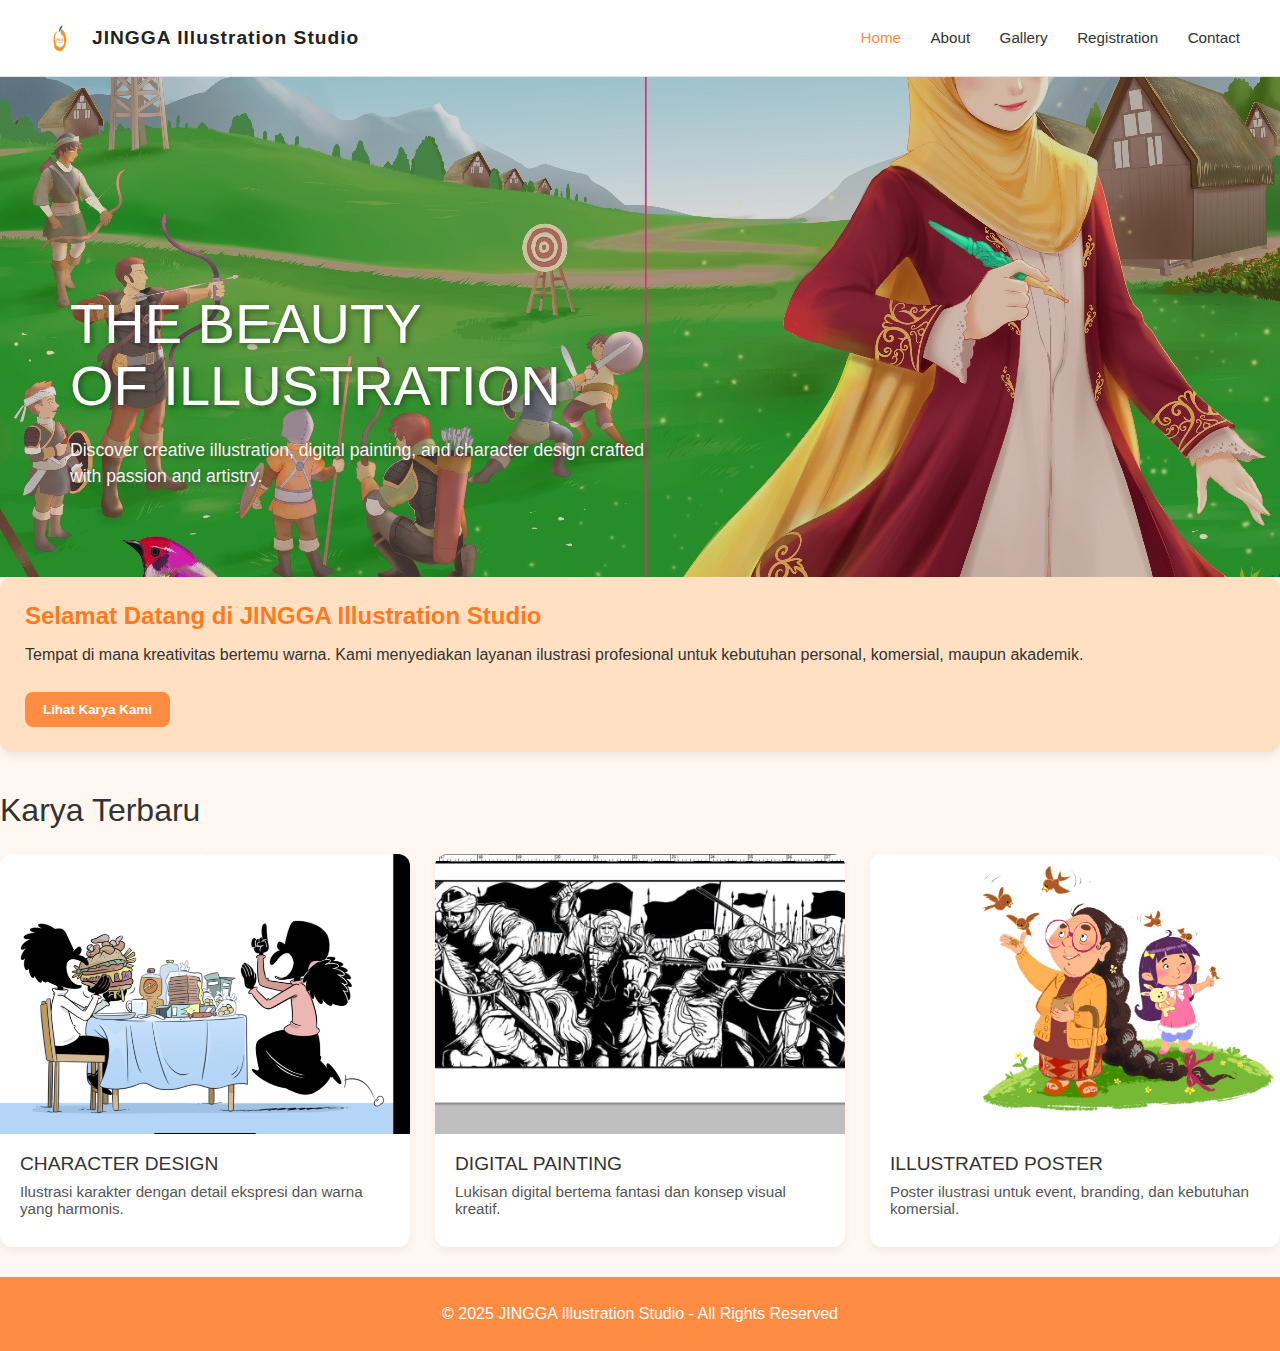
<file: uts_nahla/index.html>
<!DOCTYPE html>
<html lang="en">
<head>
    <meta charset="UTF-8">
    <meta name="viewport" content="width=device-width, initial-scale=1.0">
    <title>JINGGA Illustration Studio</title>
    <link rel="icon" href="images/jeruk.png">
    <link rel="stylesheet" href="style_utsnahla.css">
</head>
<body>

    <nav class="top-nav">
        <div class="nav-left">
            <img src="images/jeruk.png" class="nav-logo" alt="Logo Jingga">
            <span class="brand-name">JINGGA Illustration Studio</span>
        </div>

    <div class="nav-menu">
            <a href="berandauts.html" class="active">Home</a>
            <a href="aboututs.html">About</a>
            <a href="galleryuts.html">Gallery</a>
            <a href="registrationuts.html">Registration</a>
            <a href="contactuts.html">Contact</a>
        </div>
    </nav>

    <header class="hero-header">
        <div class="hero-overlay"></div>

        <div class="hero-text">
            <h1 class="hero-title">THE BEAUTY<br>OF ILLUSTRATION</h1>
            <p class="hero-subtitle">
                Discover creative illustration, digital painting, and character design
                crafted with passion and artistry.
            </p>
        </div>
    </header>

        <main class="content">

            <section class="hero-content">
                <h2>Selamat Datang di JINGGA Illustration Studio</h2>
                <p>
                    Tempat di mana kreativitas bertemu warna. Kami menyediakan layanan ilustrasi profesional untuk kebutuhan personal, komersial, maupun akademik.
                </p>
                <button class="cta-btn" onclick="location.href='galleryuts.html'">Lihat Karya Kami</button>
            </section>


            <!-- ARTWORK PREVIEW SECTION -->
<section class="art-preview">
    <h2 class="section-title">Karya Terbaru</h2>

    <div class="art-grid">

        <!-- ITEM 1 -->
        <div class="art-card">
            <img src="images/makan.jpg" alt="Artwork 1" class="art-image">
            <h3 class="art-title">CHARACTER DESIGN</h3>
            <p class="art-desc">
                Ilustrasi karakter dengan detail ekspresi dan warna yang harmonis.
            </p>
        </div>

        <!-- ITEM 2 -->
        <div class="art-card">
            <img src="images/prajurit.jpg" alt="Artwork 2" class="art-image">
            <h3 class="art-title">DIGITAL PAINTING</h3>
            <p class="art-desc">
                Lukisan digital bertema fantasi dan konsep visual kreatif.
            </p>
        </div>

        <!-- ITEM 3 -->
        <div class="art-card">
            <img src="images/birds.jpg" alt="Artwork 3" class="art-image">
            <h3 class="art-title">ILLUSTRATED POSTER</h3>
            <p class="art-desc">
                Poster ilustrasi untuk event, branding, dan kebutuhan komersial.
            </p>
        </div>

    </div>
</section>


        </main>

    <!-- FOOTER -->
    <footer class="footer">
        <p>&copy; 2025 JINGGA Illustration Studio - All Rights Reserved</p>
    </footer>

</body>
</html>
</file>
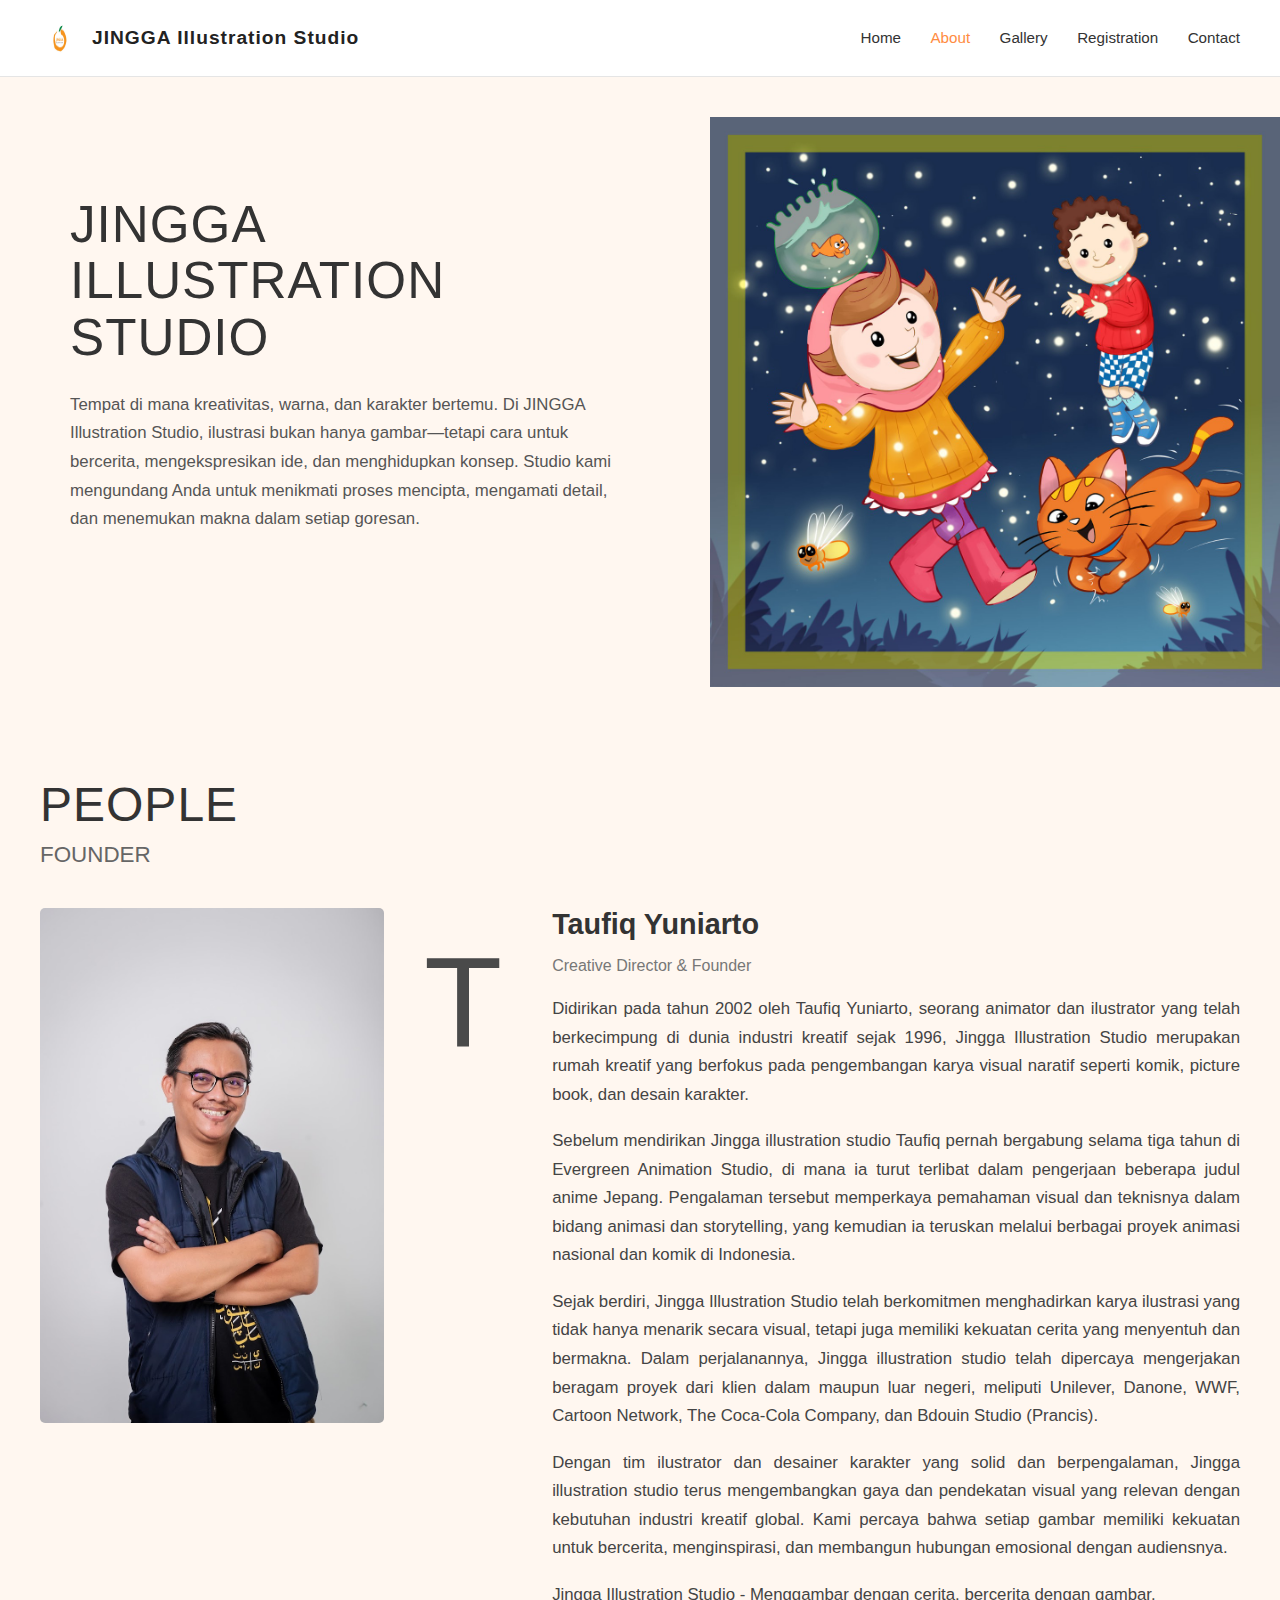
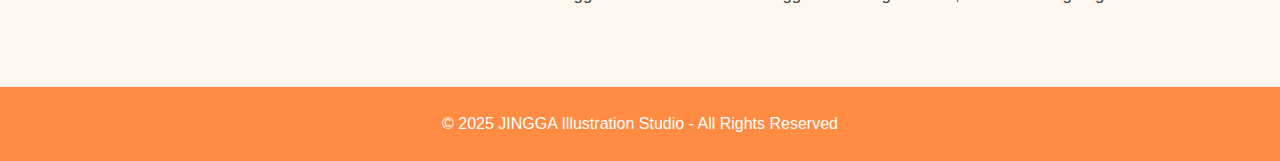
<file: uts_nahla/aboututs.html>
<!DOCTYPE html>
<html lang="en">
<head>
    <meta charset="UTF-8">
    <meta name="viewport" content="width=device-width, initial-scale=1.0">
    <title>About Us - JINGGA Illustration Studio</title>
    <link rel="icon" href="images/jeruk.png">
    <link rel="stylesheet" href="style_utsnahla.css">
</head>
<body>

    <!-- NAVBAR -->
    <nav class="top-nav">
        <div class="nav-left">
            <img src="images/jeruk.png" class="nav-logo" alt="Logo Jingga">
            <span class="brand-name">JINGGA Illustration Studio</span>
        </div>

        <div class="nav-menu">
            <a href="berandauts.html">Home</a>
            <a href="#" class="active">About</a>
            <a href="galleryuts.html">Gallery</a>
            <a href="registrationuts.html">Registration</a>
            <a href="contactuts.html">Contact</a>
        </div>
    </nav>

    <!-- HERO HEADER -->
   <!-- ABOUT SPLIT HEADER -->
<section class="about-split">

    <!-- Left text -->
    <div class="about-split-text">
        <h1 class="about-split-title">JINGGA<br>ILLUSTRATION<br>STUDIO</h1>

        <p class="about-split-desc">
            Tempat di mana kreativitas, warna, dan karakter bertemu. 
            Di JINGGA Illustration Studio, ilustrasi bukan hanya gambar—tetapi 
            cara untuk bercerita, mengekspresikan ide, dan menghidupkan konsep.
            Studio kami mengundang Anda untuk menikmati proses mencipta, 
            mengamati detail, dan menemukan makna dalam setiap goresan.
        </p>
    </div>

    <!-- Right image -->
    <div class="about-split-image">
        <img src="images/kunang-kunang.jpg" alt="Kunang-Kunang">
    </div>

</section>

        <!-- SECTION 2 — OWNER -->
        <!-- FOUNDER PROFILE -->
<section class="founder-section">

    <h1 class="founder-heading">PEOPLE</h1>
    <h2 class="founder-subheading">FOUNDER</h2>

    <div class="founder-wrapper">

        <!-- FOTO KIRI -->
        <div class="founder-photo-container">
            <img src="images/abi.jpg" alt="Founder Photo" class="founder-photo">
        </div>

        <!-- INISIAL BESAR -->
        <div class="founder-initial">T</div>

        <!-- BIOGRAFI KANAN -->
        <div class="founder-bio">
            <h3 class="founder-name">Taufiq Yuniarto</h3>
            <p class="founder-role">Creative Director & Founder</p>

            <p class="founder-text">
                Didirikan pada tahun 2002 oleh Taufiq Yuniarto, seorang animator dan ilustrator
                yang telah berkecimpung di dunia industri kreatif sejak 1996, Jingga Illustration
                Studio merupakan rumah kreatif yang berfokus pada pengembangan karya visual
                naratif seperti komik, picture book, dan desain karakter.
            </p>

            <p class="founder-text">
                Sebelum mendirikan Jingga illustration studio Taufiq pernah bergabung selama
                tiga tahun di Evergreen Animation Studio, di mana ia turut terlibat dalam
                pengerjaan beberapa judul anime Jepang. Pengalaman tersebut memperkaya
                pemahaman visual dan teknisnya dalam bidang animasi dan storytelling,
                yang kemudian ia teruskan melalui berbagai proyek animasi nasional dan 
                komik di Indonesia.
            </p>

            <p class="founder-text">
                Sejak berdiri, Jingga Illustration Studio telah berkomitmen menghadirkan
                karya ilustrasi yang tidak hanya menarik secara visual, tetapi juga memiliki
                kekuatan cerita yang menyentuh dan bermakna. Dalam perjalanannya, Jingga
                illustration studio telah dipercaya mengerjakan beragam proyek dari klien
                dalam maupun luar negeri, meliputi Unilever, Danone, WWF, Cartoon Network,
                The Coca-Cola Company, dan Bdouin Studio (Prancis).
            </p>

            <p class="founder-text">
                Dengan tim ilustrator dan desainer karakter yang solid dan berpengalaman,
                Jingga illustration studio terus mengembangkan gaya dan pendekatan visual yang
                relevan dengan kebutuhan industri kreatif global. Kami percaya bahwa setiap
                gambar memiliki kekuatan untuk bercerita, menginspirasi, dan membangun hubungan
                emosional dengan audiensnya.
            </p>

            <p class="founder-text">
                Jingga Illustration Studio - Menggambar dengan cerita, bercerita dengan gambar.
            </p>
        </div>

    </div>

</section>

    </main>

    <!-- FOOTER -->
    <footer class="footer">
        <p>&copy; 2025 JINGGA Illustration Studio - All Rights Reserved</p>
    </footer>

</body>
</html>
</file>
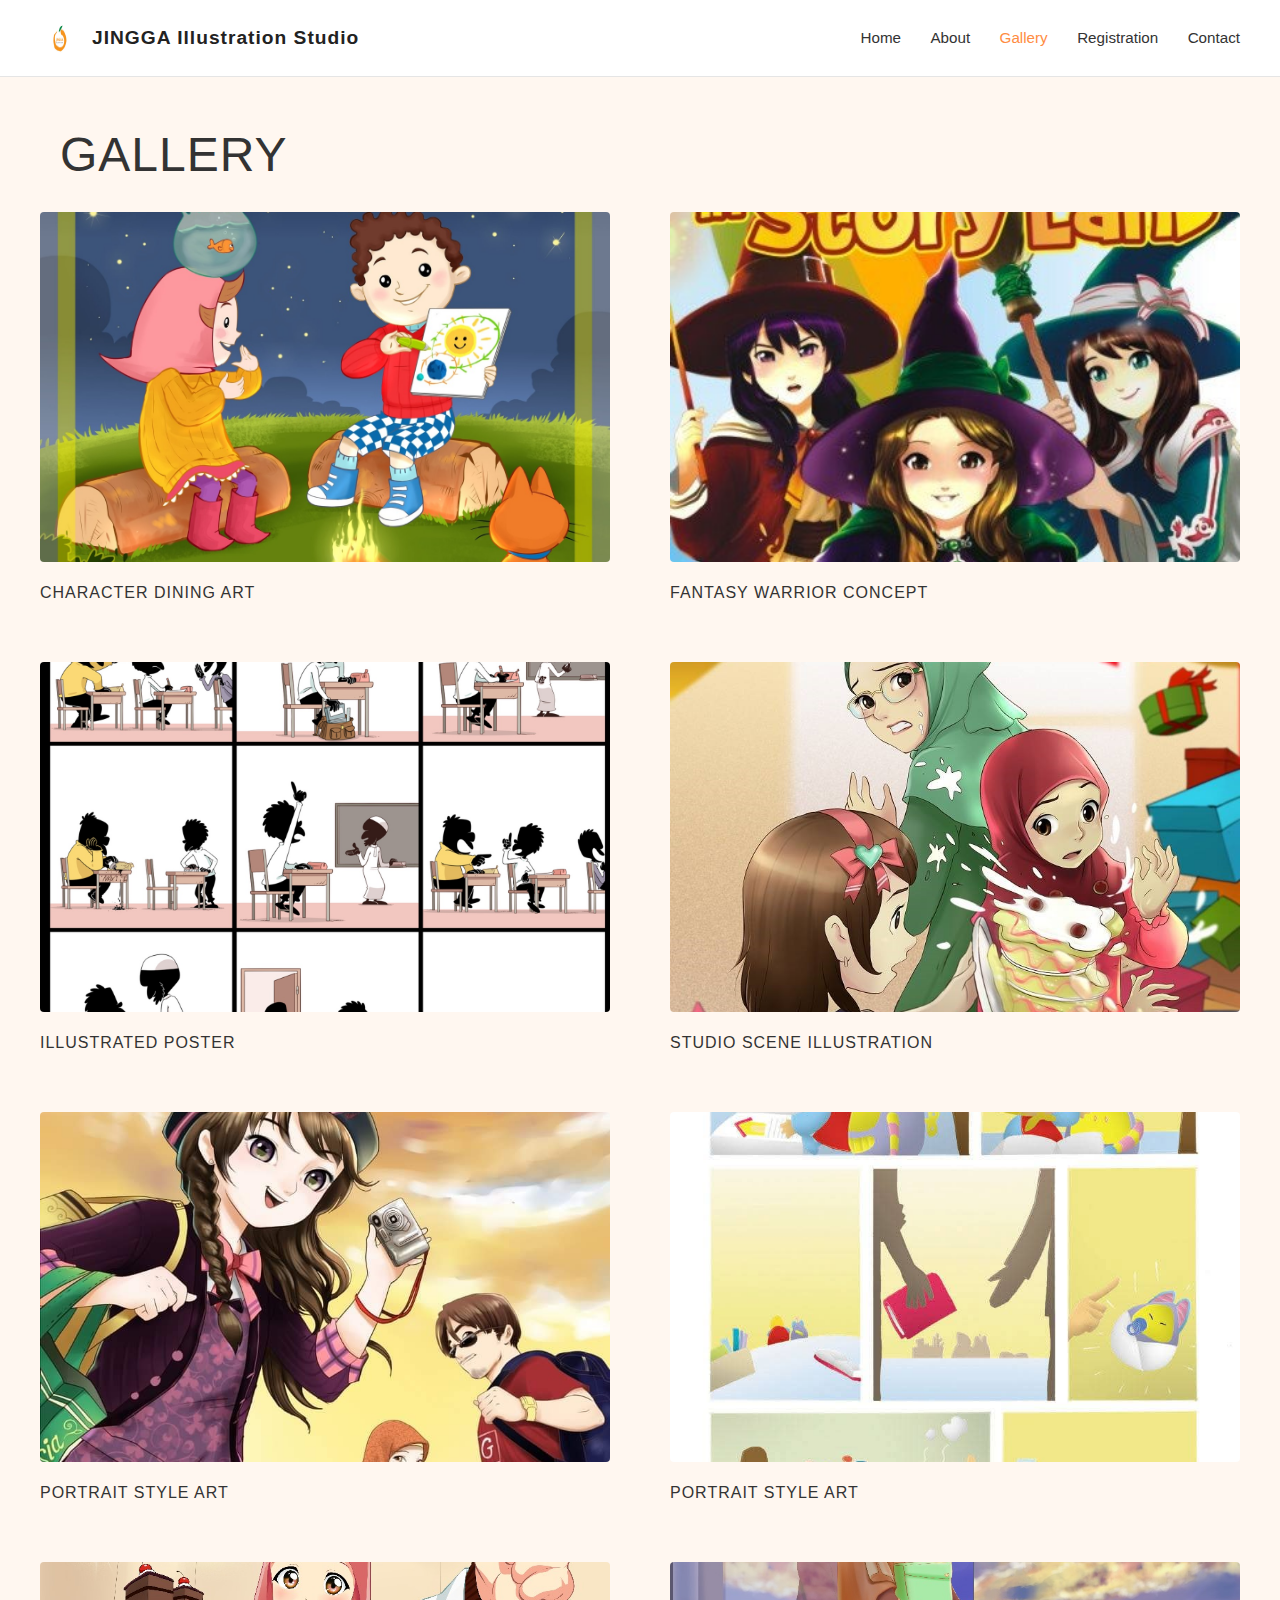
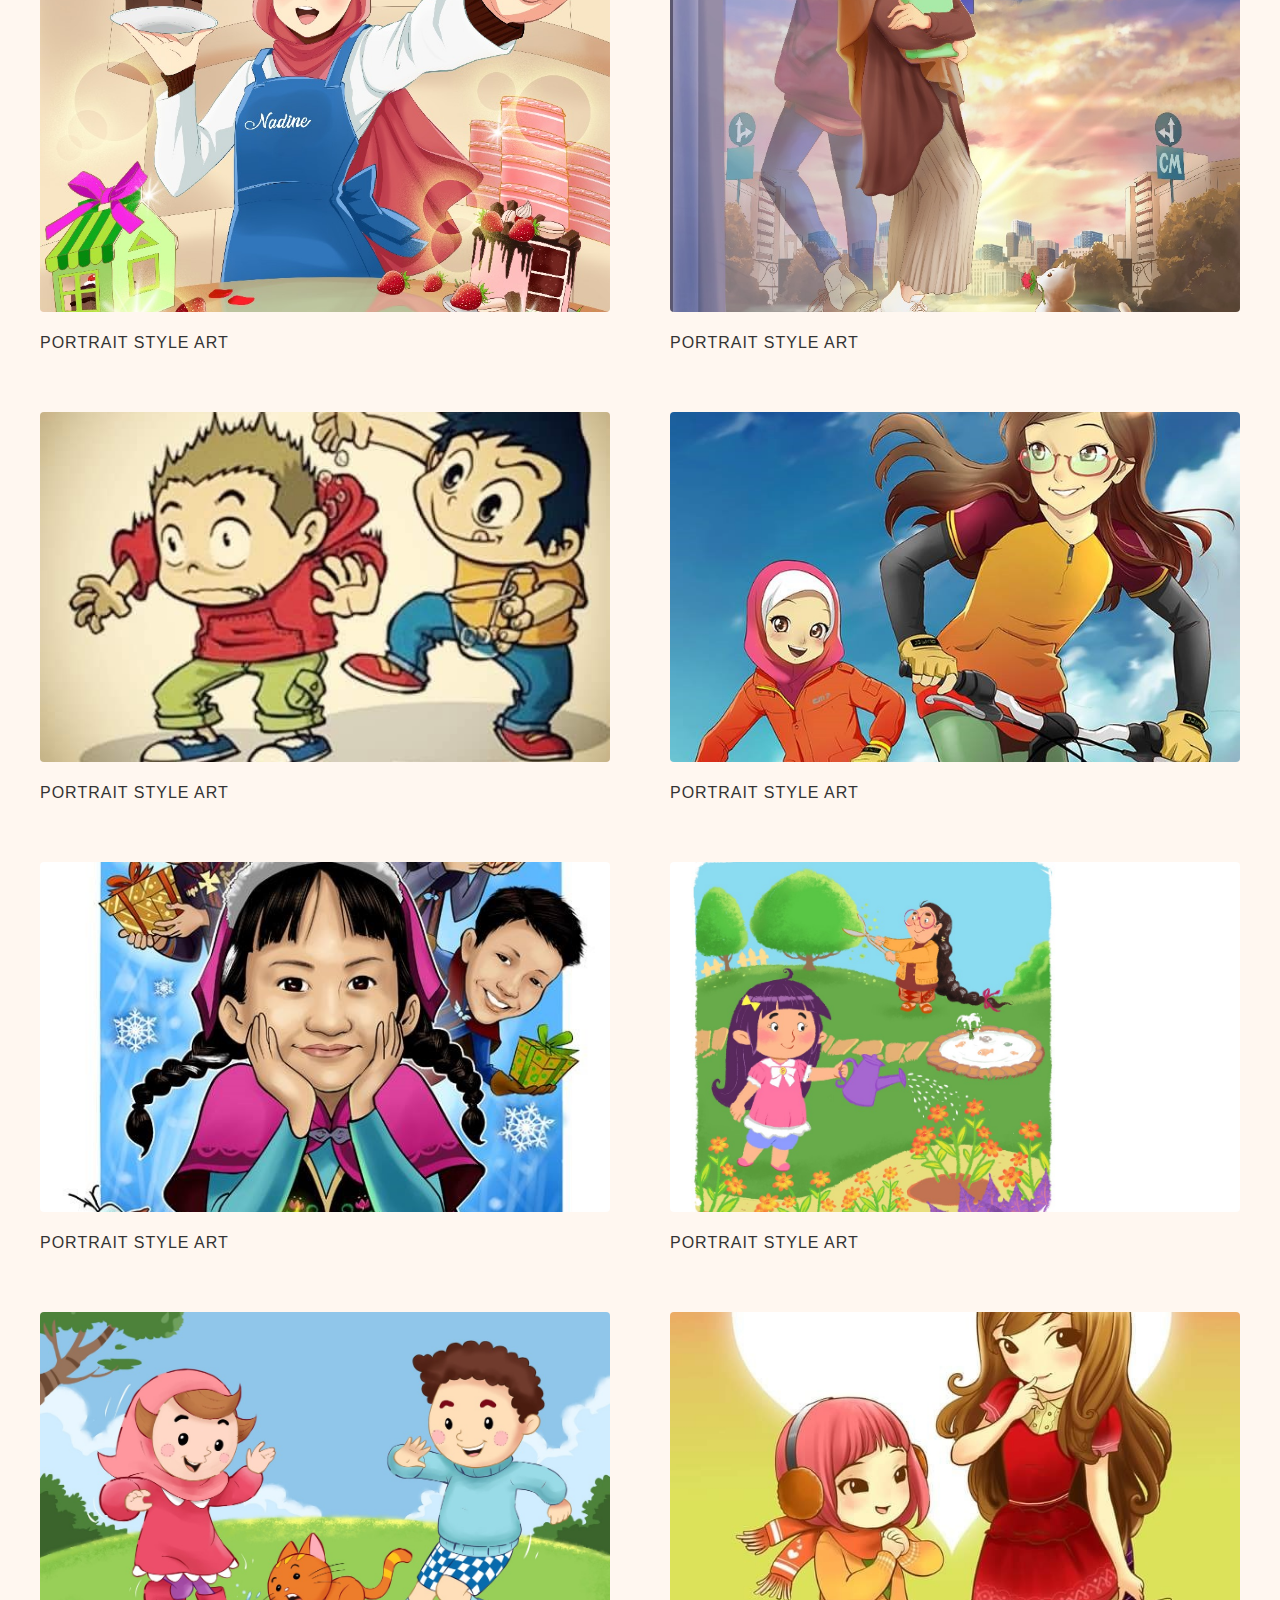
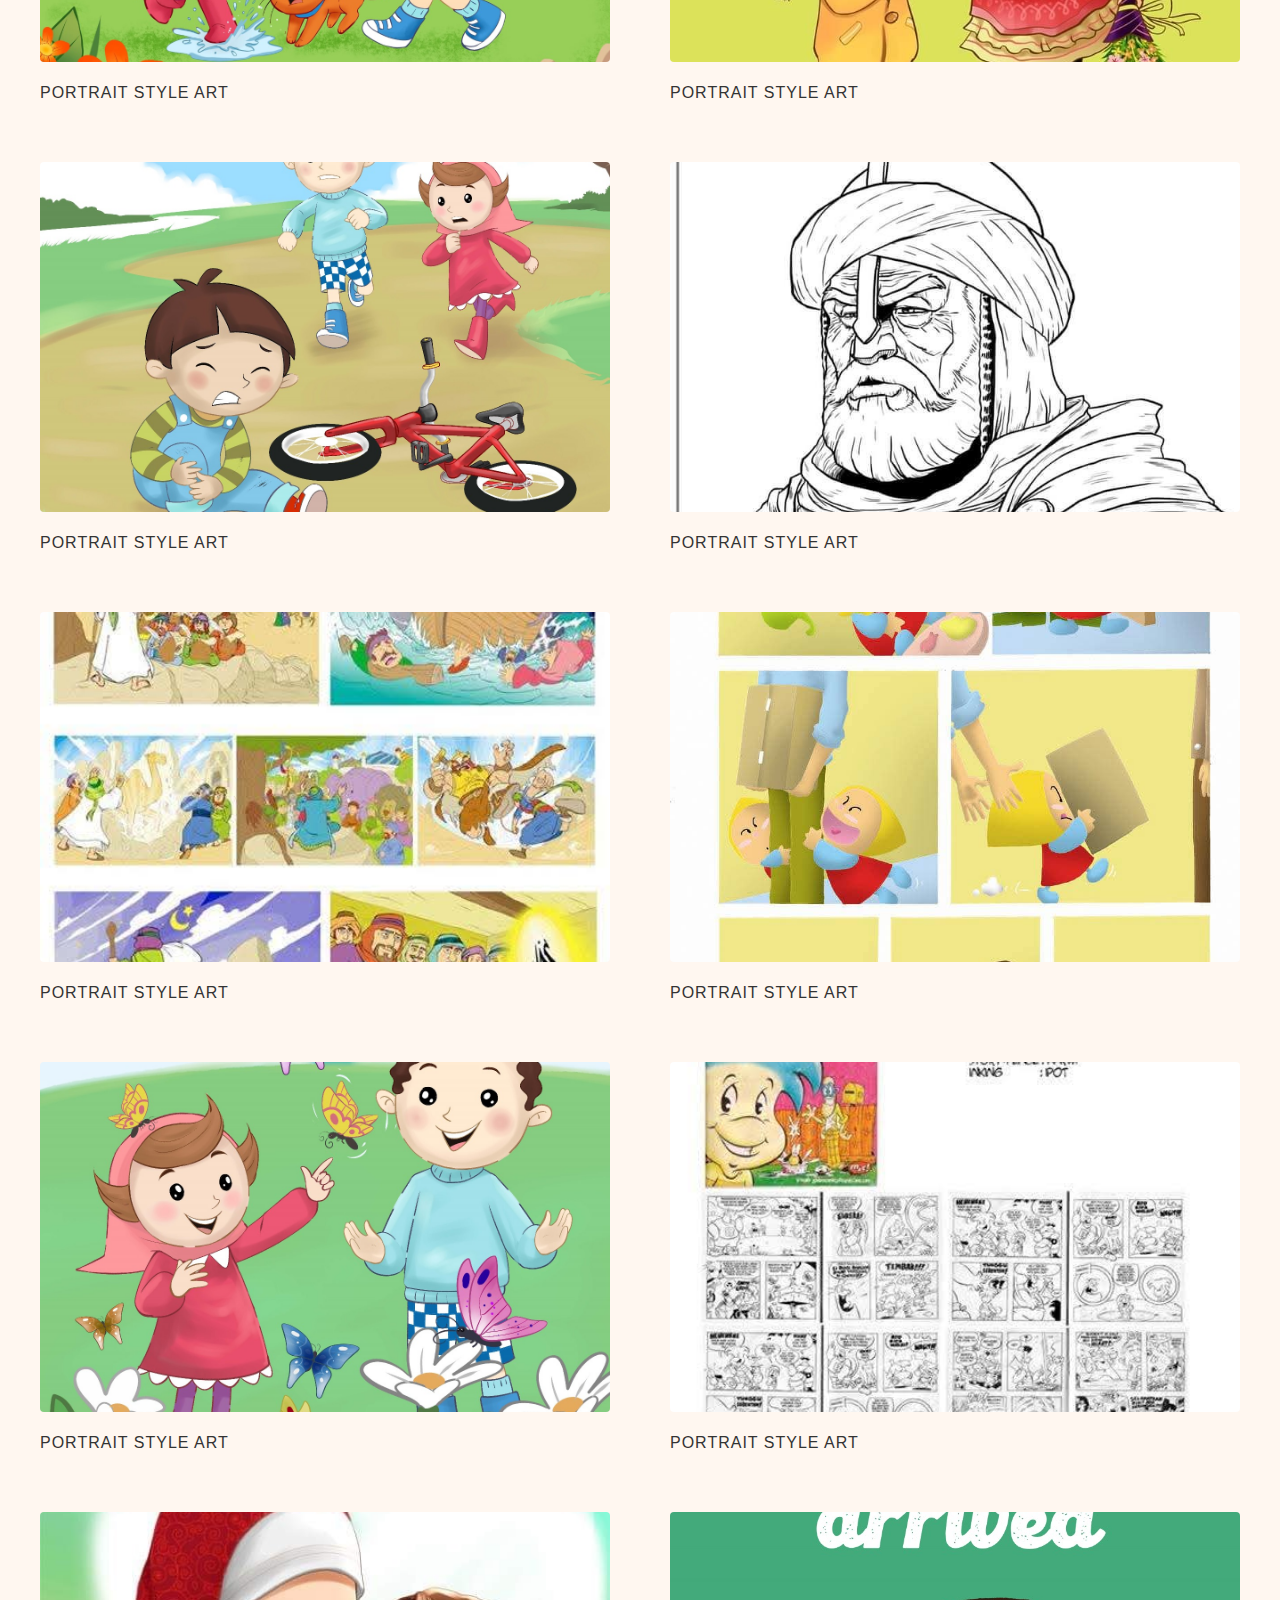
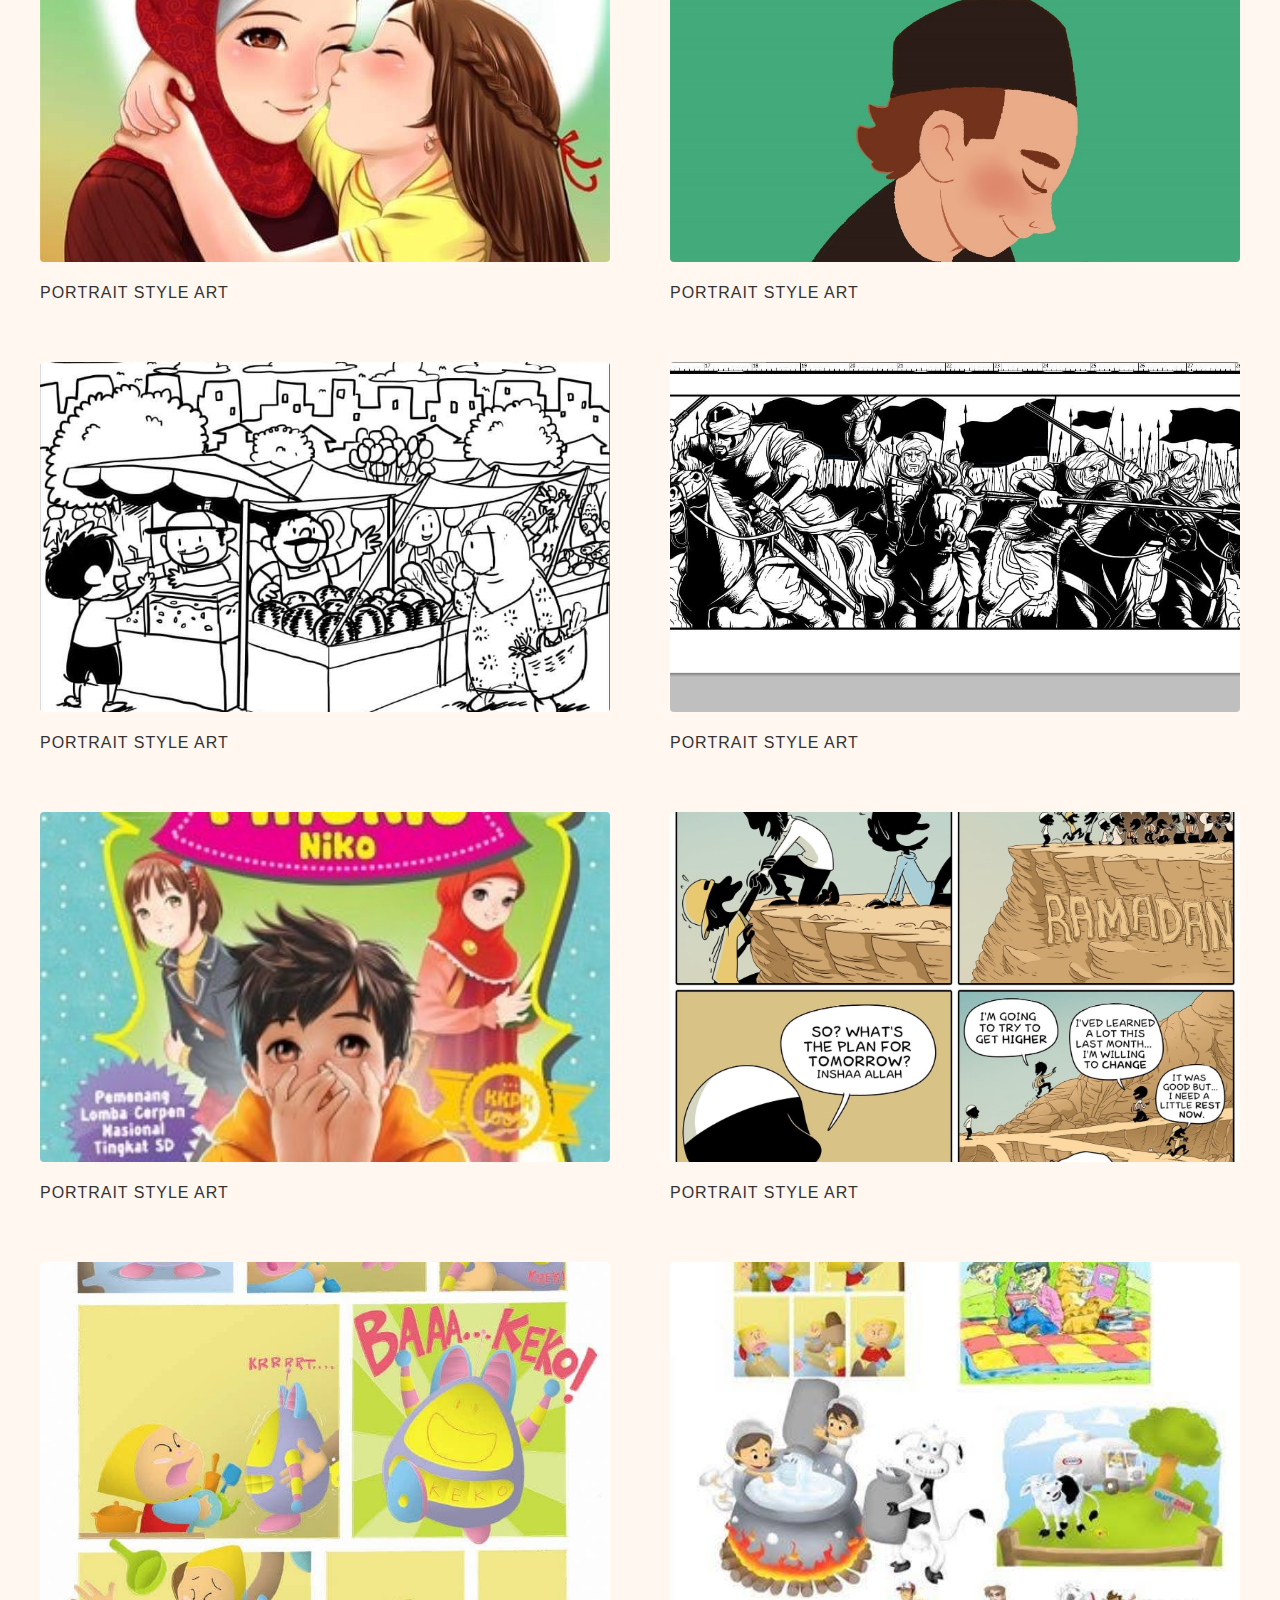
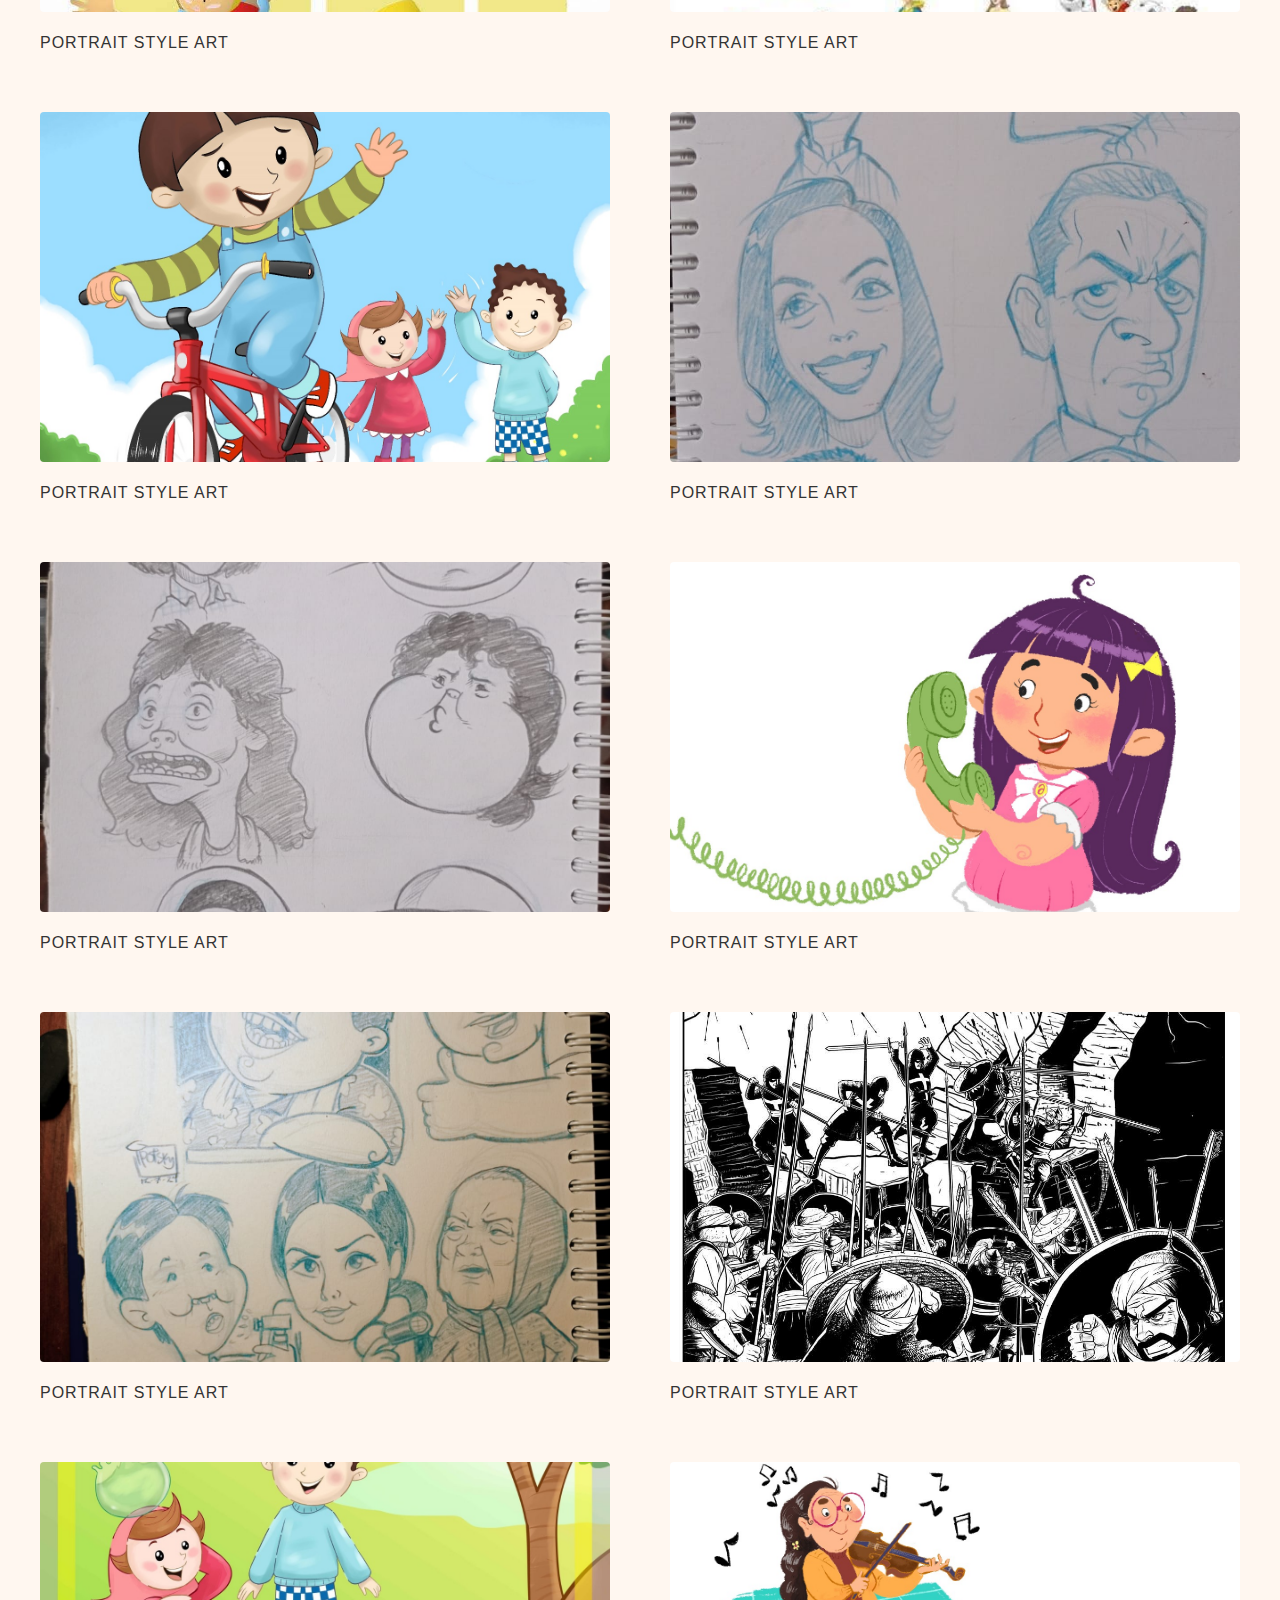
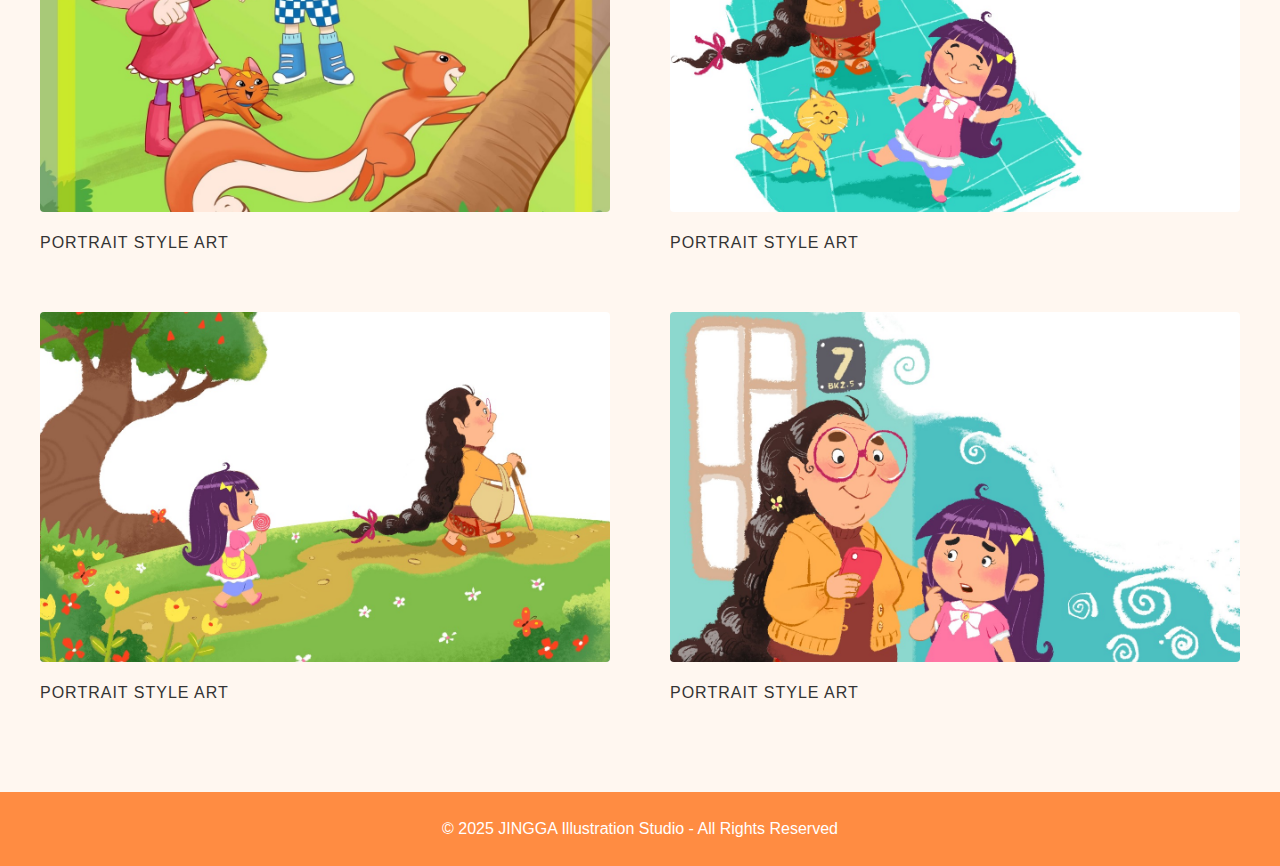
<file: uts_nahla/galleryuts.html>
<!DOCTYPE html>
<html lang="en">
<head>
    <meta charset="UTF-8">
    <meta name="viewport" content="width=device-width, initial-scale=1.0">
    <title>Gallery - JINGGA Illustration Studio</title>
    <link rel="icon" href="images/jeruk.png">
    <link rel="stylesheet" href="style_utsnahla.css">
</head>
<body>

    <!-- NAVBAR -->
    <nav class="top-nav">
        <div class="nav-left">
            <img src="images/jeruk.png" class="nav-logo" alt="Logo Jingga">
            <span class="brand-name">JINGGA Illustration Studio</span>
        </div>

        <div class="nav-menu">
            <a href="berandauts.html">Home</a>
            <a href="aboututs.html">About</a>
            <a href="#" class="active">Gallery</a>
            <a href="registrationuts.html">Registration</a>
            <a href="contactuts.html">Contact</a>
        </div>
    </nav>

    <!-- TITLE -->
    <h1 class="gallery-title">GALLERY</h1>

    <!-- GALLERY GRID -->
    <section class="gallery-grid">

        <!-- ITEM 1 -->
        <div class="gallery-item">
            <img src="images/api unggun.jpg" class="gallery-photo" alt="Artwork 1">
            <h3 class="gallery-caption">CHARACTER DINING ART</h3>
        </div>

        <!-- ITEM 2 -->
        <div class="gallery-item">
            <img src="images/ASL.jpg" class="gallery-photo" alt="Artwork 2">
            <h3 class="gallery-caption">FANTASY WARRIOR CONCEPT</h3>
        </div>

        <!-- ITEM 3 -->
        <div class="gallery-item">
            <img src="images/belajar.jpg" class="gallery-photo" alt="Artwork 3">
            <h3 class="gallery-caption">ILLUSTRATED POSTER</h3>
        </div>

        <!-- ITEM 5 -->
        <div class="gallery-item">
            <img src="images/birthday.jpg" class="gallery-photo" alt="Artwork 5">
            <h3 class="gallery-caption">STUDIO SCENE ILLUSTRATION</h3>
        </div>

        <!-- ITEM 6 -->
        <div class="gallery-item">
            <img src="images/braid.jpg" class="gallery-photo" alt="Artwork 6">
            <h3 class="gallery-caption">PORTRAIT STYLE ART</h3>
        </div>

        <div class="gallery-item">
            <img src="images/buku.jpg" class="gallery-photo" alt="Artwork 6">
            <h3 class="gallery-caption">PORTRAIT STYLE ART</h3>
        </div>

        <div class="gallery-item">
            <img src="images/cake.jpg" class="gallery-photo" alt="Artwork 6">
            <h3 class="gallery-caption">PORTRAIT STYLE ART</h3>
        </div>

        <div class="gallery-item">
            <img src="images/cat.jpg" class="gallery-photo" alt="Artwork 6">
            <h3 class="gallery-caption">PORTRAIT STYLE ART</h3>
        </div>

        <div class="gallery-item">
            <img src="images/es.jpg" class="gallery-photo" alt="Artwork 6">
            <h3 class="gallery-caption">PORTRAIT STYLE ART</h3>
        </div>

        <div class="gallery-item">
            <img src="images/friends.jpg" class="gallery-photo" alt="Artwork 6">
            <h3 class="gallery-caption">PORTRAIT STYLE ART</h3>
        </div>

        <div class="gallery-item">
            <img src="images/frozen.jpg" class="gallery-photo" alt="Artwork 6">
            <h3 class="gallery-caption">PORTRAIT STYLE ART</h3>
        </div>

        <div class="gallery-item">
            <img src="images/garden.jpg" class="gallery-photo" alt="Artwork 6">
            <h3 class="gallery-caption">PORTRAIT STYLE ART</h3>
        </div>

        <div class="gallery-item">
            <img src="images/genangan.jpg" class="gallery-photo" alt="Artwork 6">
            <h3 class="gallery-caption">PORTRAIT STYLE ART</h3>
        </div>

        <div class="gallery-item">
            <img src="images/girls.jpg" class="gallery-photo" alt="Artwork 6">
            <h3 class="gallery-caption">PORTRAIT STYLE ART</h3>
        </div>

        <div class="gallery-item">
            <img src="images/jatuh.jpg" class="gallery-photo" alt="Artwork 6">
            <h3 class="gallery-caption">PORTRAIT STYLE ART</h3>
        </div>

        <div class="gallery-item">
            <img src="images/kakek.jpg" class="gallery-photo" alt="Artwork 6">
            <h3 class="gallery-caption">PORTRAIT STYLE ART</h3>
        </div>

        <div class="gallery-item">
            <img src="images/kapal.jpg" class="gallery-photo" alt="Artwork 6">
            <h3 class="gallery-caption">PORTRAIT STYLE ART</h3>
        </div>

        <div class="gallery-item">
            <img src="images/kardus.jpg" class="gallery-photo" alt="Artwork 6">
            <h3 class="gallery-caption">PORTRAIT STYLE ART</h3>
        </div>

        <div class="gallery-item">
            <img src="images/kupu-kupu.jpg" class="gallery-photo" alt="Artwork 6">
            <h3 class="gallery-caption">PORTRAIT STYLE ART</h3>
        </div>

        <div class="gallery-item">
            <img src="images/lemot.jpg" class="gallery-photo" alt="Artwork 6">
            <h3 class="gallery-caption">PORTRAIT STYLE ART</h3>
        </div>

        <div class="gallery-item">
            <img src="images/love.jpg" class="gallery-photo" alt="Artwork 6">
            <h3 class="gallery-caption">PORTRAIT STYLE ART</h3>
        </div>

        <div class="gallery-item">
            <img src="images/miracle.jpg" class="gallery-photo" alt="Artwork 6">
            <h3 class="gallery-caption">PORTRAIT STYLE ART</h3>
        </div>

        <div class="gallery-item">
            <img src="images/pasar.jpg" class="gallery-photo" alt="Artwork 6">
            <h3 class="gallery-caption">PORTRAIT STYLE ART</h3>
        </div>

        <div class="gallery-item">
            <img src="images/prajurit.jpg" class="gallery-photo" alt="Artwork 6">
            <h3 class="gallery-caption">PORTRAIT STYLE ART</h3>
        </div>

        <div class="gallery-item">
            <img src="images/pinokio.jpg" class="gallery-photo" alt="Artwork 6">
            <h3 class="gallery-caption">PORTRAIT STYLE ART</h3>
        </div>

        <div class="gallery-item">
            <img src="images/ramadan.jpg" class="gallery-photo" alt="Artwork 6">
            <h3 class="gallery-caption">PORTRAIT STYLE ART</h3>
        </div>

        <div class="gallery-item">
            <img src="images/robot.jpg" class="gallery-photo" alt="Artwork 6">
            <h3 class="gallery-caption">PORTRAIT STYLE ART</h3>
        </div>

        <div class="gallery-item">
            <img src="images/sapi.jpg" class="gallery-photo" alt="Artwork 6">
            <h3 class="gallery-caption">PORTRAIT STYLE ART</h3>
        </div>

        <div class="gallery-item">
            <img src="images/sepeda.jpg" class="gallery-photo" alt="Artwork 6">
            <h3 class="gallery-caption">PORTRAIT STYLE ART</h3>
        </div>

        <div class="gallery-item">
            <img src="images/sketch.jpg" class="gallery-photo" alt="Artwork 6">
            <h3 class="gallery-caption">PORTRAIT STYLE ART</h3>
        </div>

        <div class="gallery-item">
            <img src="images/sketsa.jpg" class="gallery-photo" alt="Artwork 6">
            <h3 class="gallery-caption">PORTRAIT STYLE ART</h3>
        </div>

        <div class="gallery-item">
            <img src="images/telepon.jpg" class="gallery-photo" alt="Artwork 6">
            <h3 class="gallery-caption">PORTRAIT STYLE ART</h3>
        </div>

        <div class="gallery-item">
            <img src="images/tokoh.jpg" class="gallery-photo" alt="Artwork 6">
            <h3 class="gallery-caption">PORTRAIT STYLE ART</h3>
        </div>

        <div class="gallery-item">
            <img src="images/tombak.jpg" class="gallery-photo" alt="Artwork 6">
            <h3 class="gallery-caption">PORTRAIT STYLE ART</h3>
        </div>

        <div class="gallery-item">
            <img src="images/tupai.jpg" class="gallery-photo" alt="Artwork 6">
            <h3 class="gallery-caption">PORTRAIT STYLE ART</h3>
        </div>

        <div class="gallery-item">
            <img src="images/violin.jpg" class="gallery-photo" alt="Artwork 6">
            <h3 class="gallery-caption">PORTRAIT STYLE ART</h3>
        </div>

        <div class="gallery-item">
            <img src="images/walk.jpg" class="gallery-photo" alt="Artwork 6">
            <h3 class="gallery-caption">PORTRAIT STYLE ART</h3>
        </div>

        <div class="gallery-item">
            <img src="images/windy.jpg" class="gallery-photo" alt="Artwork 6">
            <h3 class="gallery-caption">PORTRAIT STYLE ART</h3>
        </div>
    </section>

    <!-- FOOTER -->
    <footer class="footer">
        <p>&copy; 2025 JINGGA Illustration Studio - All Rights Reserved</p>
    </footer>

</body>
</html>
</file>
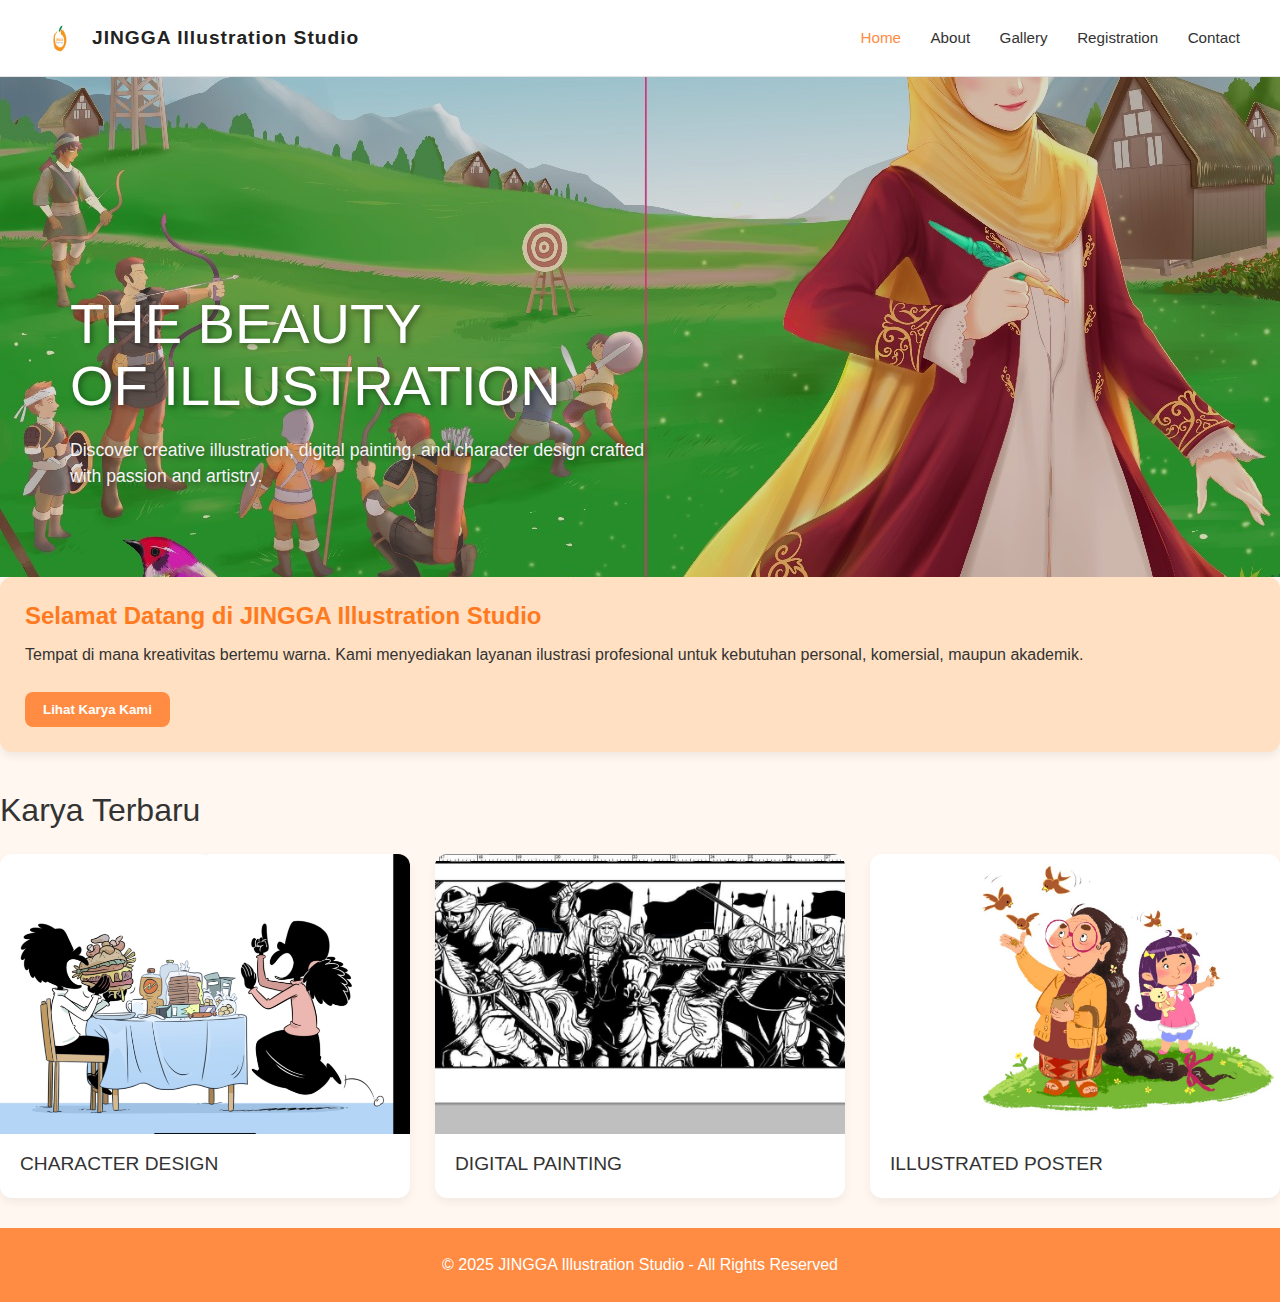
<file: uts_nahla/homeuts.html>
<!DOCTYPE html>
<html lang="en">
<head>
    <meta charset="UTF-8">
    <meta name="viewport" content="width=device-width, initial-scale=1.0">
    <title>JINGGA Illustration Studio</title>
    <link rel="icon" href="images/jeruk.png">
    <link rel="stylesheet" href="style_utsnahla.css">
</head>
<body>

<nav class="top-nav">
    <div class="nav-left">
        <img src="images/jeruk.png" class="nav-logo" alt="Logo Jingga">
        <span class="brand-name">JINGGA Illustration Studio</span>
    </div>

    <div class="nav-menu">
        <a href="berandauts.html" class="active">Home</a>
        <a href="aboututs.html">About</a>
        <a href="galleryuts.html">Gallery</a>
        <a href="registrationuts.html">Registration</a>
        <a href="contactuts.html">Contact</a>
    </div>
</nav>

<header class="hero-header">
    <div class="hero-overlay"></div>

    <div class="hero-text">
        <h1 class="hero-title">
            THE BEAUTY<br>
            OF ILLUSTRATION
        </h1>
        <p class="hero-subtitle">
            Discover creative illustration, digital painting, and character design
            crafted with passion and artistry.
        </p>
    </div>
</header>

<main class="content">

    <section class="hero-content">
        <h2>Selamat Datang di JINGGA Illustration Studio</h2>
        <p>
            Tempat di mana kreativitas bertemu warna. Kami menyediakan layanan ilustrasi
            profesional untuk kebutuhan personal, komersial, maupun akademik.
        </p>
        <button class="cta-btn" onclick="location.href='galleryuts.html'">
            Lihat Karya Kami
        </button>
    </section>

    <section class="art-preview">
        <h2 class="section-title">Karya Terbaru</h2>

        <div class="art-grid">

            <div class="art-card">
                <img src="images/makan.jpg" alt="Character Design" class="art-image">
                <h3 class="art-title">CHARACTER DESIGN</h3>
            </div>

            <div class="art-card">
                <img src="images/prajurit.jpg" alt="Digital Painting" class="art-image">
                <h3 class="art-title">DIGITAL PAINTING</h3>
            </div>

            <div class="art-card">
                <img src="images/birds.jpg" alt="Illustrated Poster" class="art-image">
                <h3 class="art-title">ILLUSTRATED POSTER</h3>
            </div>

        </div>
    </section>

</main>

<footer class="footer">
    <p>&copy; 2025 JINGGA Illustration Studio - All Rights Reserved</p>
</footer>

</body>
</html>
</file>
<file: uts_nahla/style_utsnahla.css>
body {
    margin: 0;
    font-family: Arial, Helvetica, sans-serif;
    background: #fff7f0;
    color: #333;
}

h1, h2, h3 {
    margin: 0;
}

.top-nav {
    display: flex;
    justify-content: space-between;
    align-items: center;
    padding: 18px 40px;
    background: white;
    border-bottom: 1px solid #e5e5e5;
    position: sticky;
    top: 0;
    z-index: 1000;
}

.nav-left {
    display: flex;
    align-items: center;
    gap: 12px;
}

.nav-logo {
    width: 40px;
    height: 40px;
}

.brand-name {
    font-size: 1.2rem;
    font-weight: 600;
    letter-spacing: 1px;
    color: #222;
}

.nav-menu a {
    text-decoration: none;
    color: #333;
    margin-left: 25px;
    font-weight: 500;
    font-size: 0.95rem;
}

.nav-menu a:hover,
.nav-menu a.active {
    color: #ff8c42;
}

.hero-header {
    position: relative;
    width: 100%;
    height: 500px;
    background-image: url('images/lapangan.jpg');
    background-size: cover;
    background-position: center;
    background-repeat: no-repeat;
}

.hero-overlay {
    position: absolute;
    top: 0;
    left: 0;
    width: 100%;
    height: 100%;
    background: rgba(0,0,0,0.15);
}

.hero-text {
    position: absolute;
    bottom: 70px;
    left: 70px;
    max-width: 600px;
    color: white;
    text-shadow: 2px 2px 6px rgba(0,0,0,0.45);
}

.hero-title {
    font-size: 3.5rem;
    font-weight: 400;
    line-height: 1.1;
    margin-bottom: 20px;
}

.hero-subtitle {
    font-size: 1.1rem;
    line-height: 1.5;
    color: #f5f5f5;
}

.content {
    flex: 1;
}

.hero-content {
    background: #ffe0c2;
    padding: 25px;
    border-radius: 12px;
    box-shadow: 0 4px 10px rgba(0,0,0,0.07);
    margin-bottom: 25px;
}

.hero-content h2 {
    margin-bottom: 10px;
    color: #ff7a1f;
}

.cta-btn {
    margin-top: 12px;
    padding: 10px 18px;
    background: #ff8c42;
    color: white;
    font-weight: bold;
    border-radius: 8px;
    border: none;
    cursor: pointer;
}

.cta-btn:hover {
    background: #ff7a1f;
}

.features {
    background: white;
    padding: 20px;
    border-radius: 12px;
    box-shadow: 0 4px 10px rgba(0,0,0,0.07);
    margin-bottom: 25px;
}

.features h3 {
    color: #ff8c42;
}

.features ul li {
    margin: 8px 0;
}

.art-preview {
    margin-top: 40px;
}

.section-title {
    font-size: 2rem;
    font-weight: 400;
    margin-bottom: 25px;
    color: #333;
}

.art-grid {
    display: flex;
    gap: 25px;
}

.art-card {
    background: #fff;
    width: 100%;
    border-radius: 12px;
    overflow: hidden;
    box-shadow: 0 4px 10px rgba(0,0,0,0.06);
    padding-bottom: 15px;
}

.art-image {
    width: 100%;
    height: 280px;
    object-fit: cover;
}

.art-title {
    font-size: 1.2rem;
    font-weight: 500;
    margin: 15px 20px 8px;
}

.art-desc {
    margin: 0 20px 15px;
    color: #555;
    font-size: 0.95rem;
}

.discover-btn {
    display: inline-block;
    margin-left: 20px;
    margin-top: 5px;
    font-weight: bold;
    font-size: 0.9rem;
    text-decoration: none;
    color: #000;
    padding-bottom: 2px;
    border-bottom: 2px solid #000;
}

.discover-btn:hover {
    color: #ff8c42;
    border-color: #ff8c42;
}

.highlight {
    background: #fff;
    padding: 20px;
    border-radius: 12px;
    box-shadow: 0 4px 10px rgba(0,0,0,0.07);
}

.highlight h3 {
    color: #ff8c42;
    margin-bottom: 12px;
}

.highlight-box {
    display: flex;
    gap: 15px;
}

.highlight-box img {
    width: 120px;
    border-radius: 10px;
    box-shadow: 0 3px 8px rgba(0,0,0,0.1);
}

.footer {
    text-align: center;
    background: #ff8c42;
    color: white;
    padding: 12px;
    margin-top: 30px;
}

/* ===========================
   ABOUT PAGE – SPLIT HEADER
   =========================== */

.about-split {
    display: flex;
    width: 100%;
    min-height: 600px;
    margin-top: 40px;
}

/* LEFT TEXT */
.about-split-text {
    flex: 1;
    padding: 80px 70px;
}

.about-split-title {
    font-size: 3.2rem;
    font-weight: 400;
    letter-spacing: 1px;
    line-height: 1.1;
    margin-bottom: 25px;
    color: #333;
}

.about-split-desc {
    font-size: 1.05rem;
    line-height: 1.7;
    color: #555;
    max-width: 550px;
}

/* RIGHT IMAGE */
.about-split-image {
    flex: 1;
    height: 100%;
}

.about-split-image img {
    width: 100%;
    height: 100%;
    object-fit: cover;
}

/* ===========================
   FOUNDER PROFILE SECTION
   =========================== */

.founder-section {
    max-width: 1200px;
    margin: 60px auto;
    padding: 0 40px;
}

.founder-heading {
    font-size: 3rem;
    font-weight: 400;
    letter-spacing: 1px;
    margin-bottom: 10px;
    color: #333;
}

.founder-subheading {
    font-size: 1.4rem;
    font-weight: 400;
    color: #666;
    margin-bottom: 40px;
}

.founder-wrapper {
    display: flex;
    align-items: flex-start;
    gap: 40px;
}

/* FOTO */
.founder-photo-container {
    flex: 1;
}

.founder-photo {
    width: 100%;
    border-radius: 5px;
    object-fit: cover;
}

/* INISIAL BESAR */
.founder-initial {
    font-size: 8rem;
    font-weight: 300;
    letter-spacing: 10px;
    color: #4a4a4a;
    flex-shrink: 0;
    padding-top: 20px;
}

/* BIOGRAFI */
.founder-bio {
    flex: 2;
}

.founder-name {
    font-size: 1.8rem;
    margin-bottom: 5px;
}

.founder-role {
    margin-bottom: 20px;
    color: #777;
    font-size: 1rem;
}

.founder-text {
    margin-bottom: 18px;
    font-size: 1.05rem;
    line-height: 1.7;
    color: #444;
    text-align: justify;
}

/* ===========================
   GALLERY PAGE – PREMIUM STYLE
   =========================== */

.gallery-title {
    text-align: left;
    font-size: 3rem;
    font-weight: 400;
    margin: 50px 60px 30px;
    letter-spacing: 1px;
    color: #333;
}

/* GRID MIRIP CONTOH */
.gallery-grid {
    max-width: 1200px;
    margin: 0 auto;
    padding: 0 40px 60px;
    display: grid;
    grid-template-columns: repeat(2, 1fr);
    gap: 60px;
}

/* FOTO BESAR */
.gallery-photo {
    width: 100%;
    height: 350px;
    object-fit: cover;
    border-radius: 4px;
}

/* CAPTION */
.gallery-caption {
    margin-top: 18px;
    font-size: 1rem;
    letter-spacing: 1px;
    font-weight: 500;
    color: #333;
}

/* ===========================
   REGISTRATION PAGE
   =========================== */

body {
    background: #fff7f0;
}

/* Container */
.reg-container {
    max-width: 500px;
    margin: 80px auto;
    text-align: center;
    position: relative;
}

/* Title */
.reg-title {
    font-size: 2.2rem;
    letter-spacing: 1px;
    color: #333;
}

.reg-underline {
    width: 80px;
    height: 3px;
    background: #ff8c42;
    margin: 12px auto 30px;
    border-radius: 5px;
}

/* Form */
.reg-form {
    display: flex;
    flex-direction: column;
    gap: 18px;
    text-align: left;
}

.reg-form label {
    font-weight: 600;
}

.reg-form label span {
    color: red;
    font-weight: bold;
}

.reg-form input {
    width: 100%;
    padding: 12px 14px;
    border-radius: 8px;
    border: 1px solid #ccc;
    font-size: 1rem;
    background: #fff;
}

.reg-form input:focus {
    border-color: #ff8c42;
    outline: none;
}

.reg-btn {
    margin-top: 15px;
    padding: 12px 0;
    width: 100%;
    background: #ff8c42;
    color: white;
    font-weight: bold;
    border: none;
    border-radius: 8px;
    cursor: pointer;
    font-size: 1rem;
}

.reg-btn:hover {
    background: #ff7a1f;
}

/* ===========================
   CONTACT PAGE
   =========================== */

body {
    background: #fff7f0;
}

/* Title */
.contact-title {
    text-align: left;
    font-size: 3rem;
    font-weight: 400;
    margin: 60px 60px 40px;
    letter-spacing: 1px;
    color: #333;
}

/* Container */
.contact-container {
    max-width: 900px;
    margin: 0 auto 80px;
    padding: 0 40px;
    display: flex;
    flex-direction: column;
    gap: 40px;
}

/* Blocks */
.contact-block h3 {
    font-size: 1.2rem;
    font-weight: 600;
    color: #444;
    margin-bottom: 10px;
}

.contact-block p {
    margin: 5px 0;
    font-size: 1rem;
    color: #555;
}

.highlight {
    font-weight: bold;
    color: #333;
}

.contact-block a {
    text-decoration: none;
    color: #333;
}

.contact-block a:hover {
    color: #ff8c42;
}
</file>
